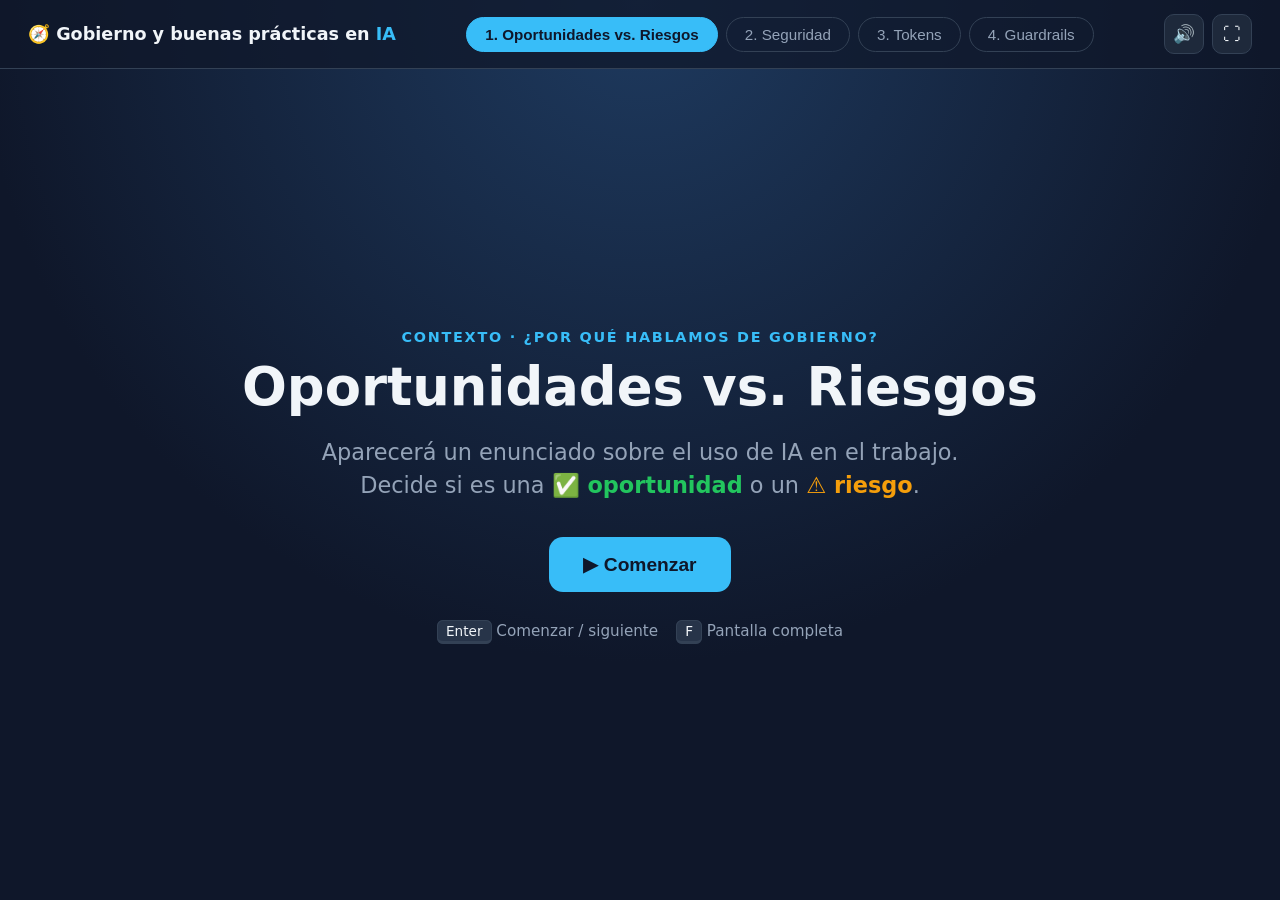
<file: gobierno-ia-web/index.html>
<!DOCTYPE html>
<html lang="es">
<head>
<meta charset="UTF-8">
<meta name="viewport" content="width=device-width, initial-scale=1.0">
<title>Gobierno y buenas prácticas en IA · Juego interactivo</title>
<link rel="stylesheet" href="style.css">
</head>
<body>

<header>
  <div class="brand">🧭 Gobierno y buenas prácticas en <span>IA</span></div>
  <nav class="tabs" id="tabs"></nav>
  <div class="tools">
    <button class="icon-btn" id="btnSonido" title="Activar o silenciar sonido">🔊</button>
    <button class="icon-btn" id="btnPantalla" title="Pantalla completa (F)">⛶</button>
  </div>
</header>

<main>
  <!-- Las pestañas y los juegos se generan desde script.js (lista JUEGOS). -->
</main>

<canvas id="confetti"></canvas>

<script src="script.js"></script>
</body>
</html>
</file>
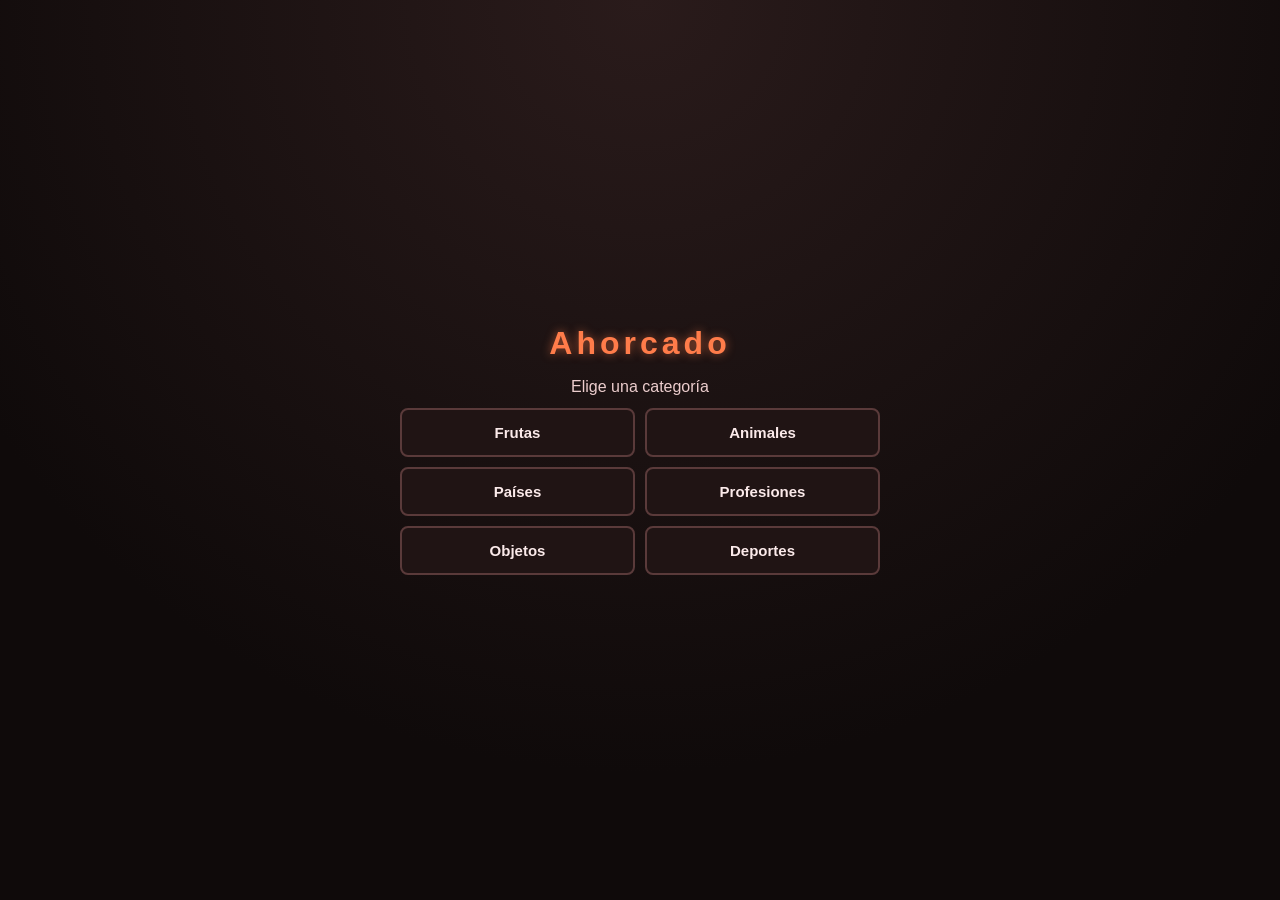
<file: hangman-web/index.html>
<!DOCTYPE html>
<html lang="es">
<head>
<meta charset="UTF-8">
<meta name="viewport" content="width=device-width, initial-scale=1.0">
<title>Ahorcado</title>
<link rel="stylesheet" href="style.css">
</head>
<body>
  <div class="game-wrap">
    <h1>Ahorcado</h1>

    <div class="setup" id="setup">
      <p class="setup-label">Elige una categoría</p>
      <div class="category-grid" id="category-grid"></div>
    </div>

    <div class="game" id="game" hidden>
      <div class="hud">
        <div class="hud-item">Categoría: <span id="category-name">-</span></div>
        <div class="hud-item">Intentos: <span id="attempts-left">6</span></div>
      </div>

      <div class="board-wrap">
        <svg id="hangman-svg" viewBox="0 0 200 220" width="200" height="220">
          <line x1="10" y1="210" x2="150" y2="210" class="gallows" />
          <line x1="40" y1="210" x2="40" y2="10" class="gallows" />
          <line x1="40" y1="10" x2="120" y2="10" class="gallows" />
          <line x1="120" y1="10" x2="120" y2="35" class="gallows" />
          <circle id="part-head" cx="120" cy="50" r="15" class="figure hidden" />
          <line id="part-body" x1="120" y1="65" x2="120" y2="120" class="figure hidden" />
          <line id="part-left-arm" x1="120" y1="80" x2="100" y2="105" class="figure hidden" />
          <line id="part-right-arm" x1="120" y1="80" x2="140" y2="105" class="figure hidden" />
          <line id="part-left-leg" x1="120" y1="120" x2="100" y2="150" class="figure hidden" />
          <line id="part-right-leg" x1="120" y1="120" x2="140" y2="150" class="figure hidden" />
        </svg>

        <div class="word-display" id="word-display"></div>
      </div>

      <div class="hint-row">
        <button id="hint-btn">Mostrar pista</button>
        <p id="hint-text"></p>
      </div>

      <div class="keyboard" id="keyboard"></div>

      <div class="overlay hidden" id="overlay">
        <div class="overlay-content">
          <h2 id="overlay-title">¡Ganaste!</h2>
          <p id="overlay-msg"></p>
          <div class="overlay-actions">
            <button id="retry-btn">Jugar de nuevo</button>
            <button id="change-category-btn">Cambiar categoría</button>
          </div>
        </div>
      </div>
    </div>
  </div>

  <script src="script.js"></script>
</body>
</html>
</file>
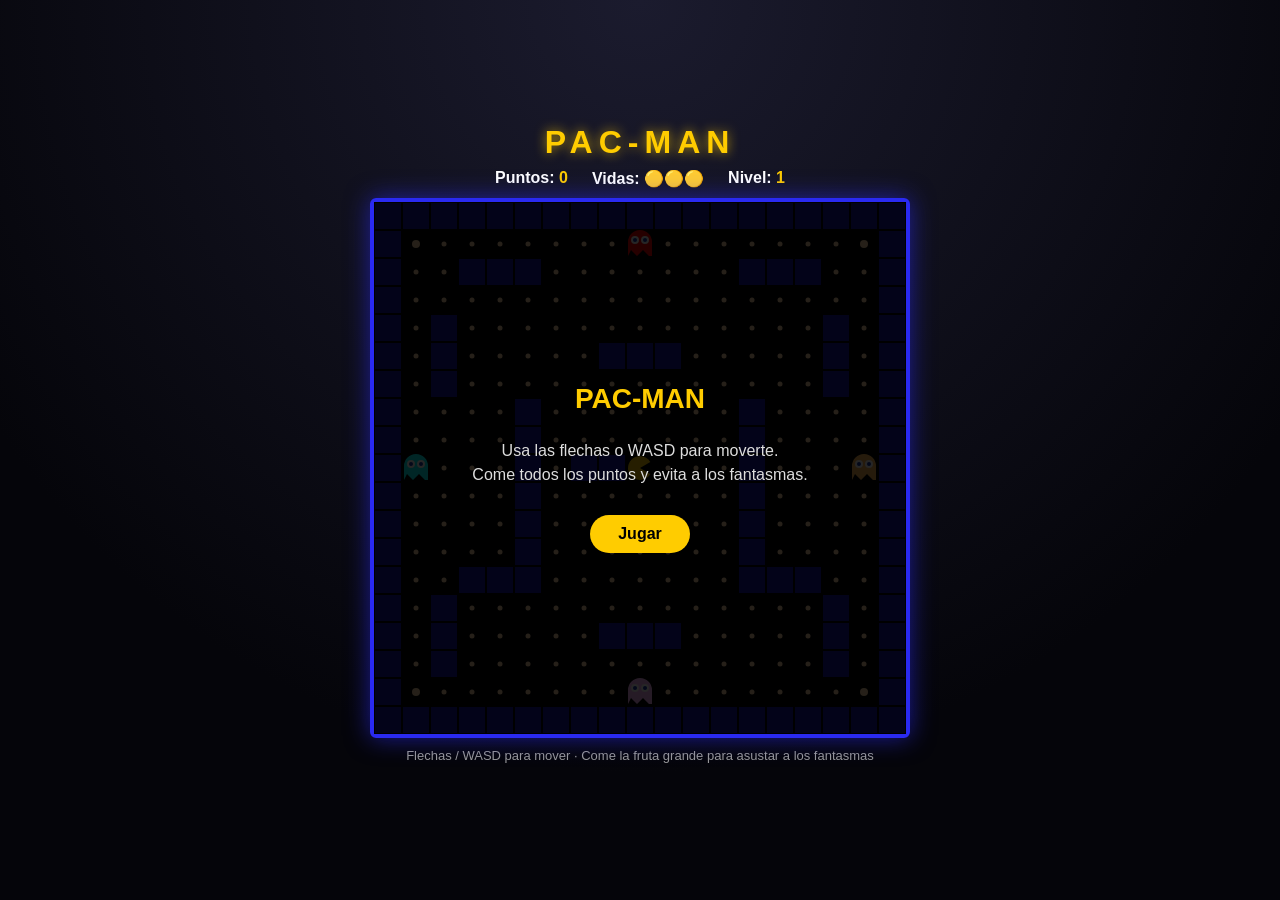
<file: pacman-web/index.html>
<!DOCTYPE html>
<html lang="es">
<head>
<meta charset="UTF-8">
<meta name="viewport" content="width=device-width, initial-scale=1.0">
<title>Pac-Man Web</title>
<link rel="stylesheet" href="style.css">
</head>
<body>
  <div class="wrap">
    <h1>PAC-MAN</h1>

    <div class="hud">
      <div class="hud-item">Puntos: <span id="score">0</span></div>
      <div class="hud-item">Vidas: <span id="lives">🟡🟡🟡</span></div>
      <div class="hud-item">Nivel: <span id="level">1</span></div>
    </div>

    <div class="canvas-holder">
      <canvas id="game" width="532" height="532"></canvas>
      <div id="overlay" class="overlay">
        <div class="overlay-box">
          <h2 id="overlay-title">PAC-MAN</h2>
          <p id="overlay-text">Usa las flechas o WASD para moverte.<br>Come todos los puntos y evita a los fantasmas.</p>
          <button id="start-btn">Jugar</button>
        </div>
      </div>
    </div>

    <div class="touch-controls">
      <button data-dir="up">▲</button>
      <div class="touch-row">
        <button data-dir="left">◀</button>
        <button data-dir="down">▼</button>
        <button data-dir="right">▶</button>
      </div>
    </div>

    <p class="hint">Flechas / WASD para mover · Come la fruta grande para asustar a los fantasmas</p>
  </div>

  <script src="script.js"></script>
</body>
</html>
</file>
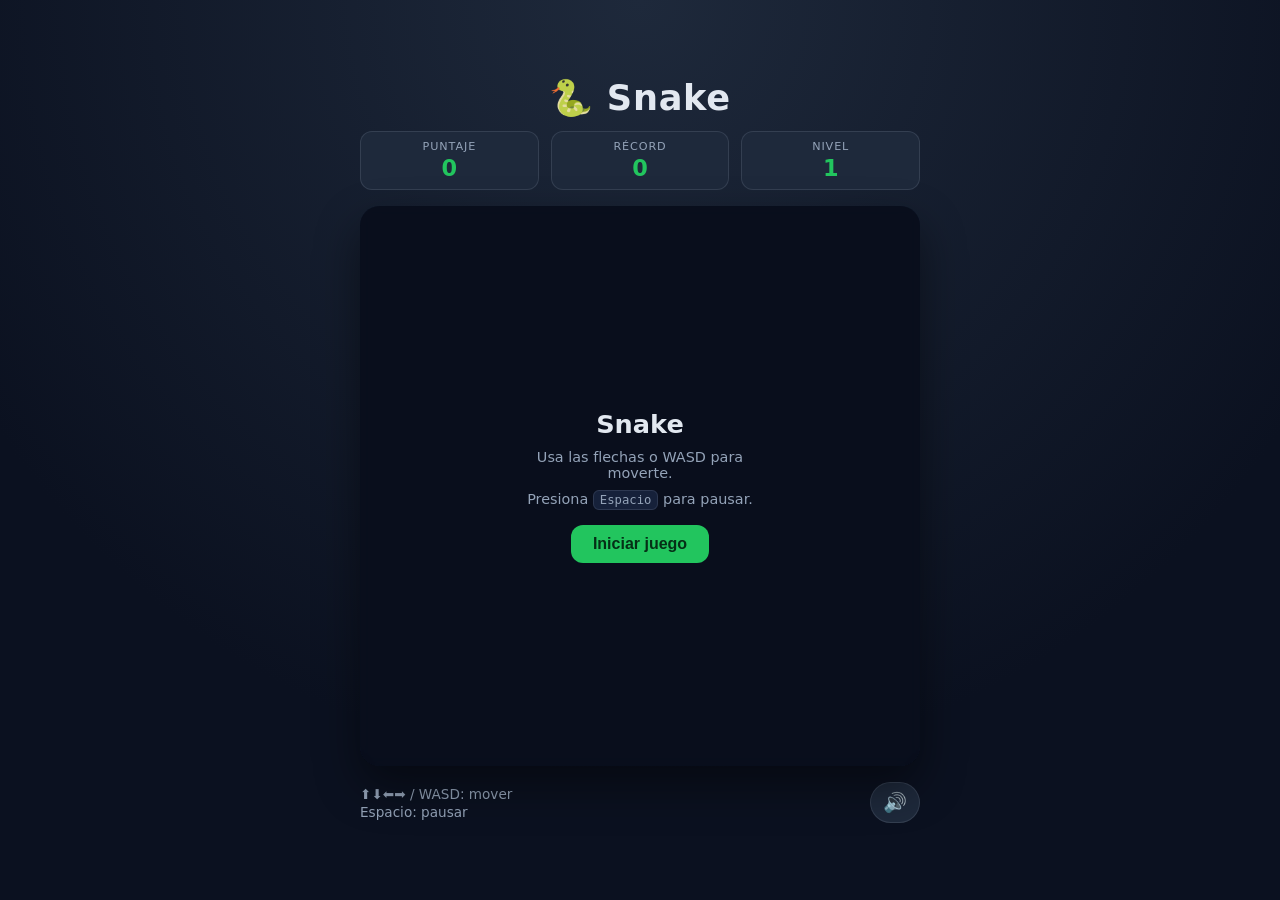
<file: snake-game/index.html>
<!DOCTYPE html>
<html lang="es">
<head>
  <meta charset="UTF-8" />
  <meta name="viewport" content="width=device-width, initial-scale=1.0, viewport-fit=cover" />
  <title>Snake Game</title>
  <link rel="stylesheet" href="css/styles.css" />
</head>
<body>
  <div class="app">
    <header class="app__header">
      <h1 class="app__title">🐍 Snake</h1>
      <div class="hud">
        <div class="hud__item">
          <span class="hud__label">Puntaje</span>
          <span class="hud__value" id="scoreValue">0</span>
        </div>
        <div class="hud__item">
          <span class="hud__label">Récord</span>
          <span class="hud__value" id="highScoreValue">0</span>
        </div>
        <div class="hud__item">
          <span class="hud__label">Nivel</span>
          <span class="hud__value" id="levelValue">1</span>
        </div>
      </div>
    </header>

    <main class="board-wrapper">
      <canvas id="gameCanvas" class="board" aria-label="Tablero del juego Snake" role="img"></canvas>

      <div class="overlay" id="startOverlay">
        <div class="overlay__panel">
          <h2>Snake</h2>
          <p>Usa las flechas o WASD para moverte.</p>
          <p>Presiona <kbd>Espacio</kbd> para pausar.</p>
          <button class="btn btn--primary" id="startButton" type="button">Iniciar juego</button>
        </div>
      </div>

      <div class="overlay overlay--hidden" id="pauseOverlay">
        <div class="overlay__panel">
          <h2>Pausado</h2>
          <p>Presiona <kbd>Espacio</kbd> para continuar.</p>
        </div>
      </div>

      <div class="overlay overlay--hidden" id="gameOverOverlay">
        <div class="overlay__panel">
          <h2 id="gameOverTitle">Game Over</h2>
          <p>Puntaje final: <span id="finalScoreValue">0</span></p>
          <p id="newRecordMessage" class="new-record hidden">¡Nuevo récord!</p>
          <button class="btn btn--primary" id="restartButton" type="button">Reintentar</button>
        </div>
      </div>
    </main>

    <footer class="controls-info">
      <div class="controls-info__keys">
        <span>⬆️⬇️⬅️➡️ / WASD: mover</span>
        <span>Espacio: pausar</span>
      </div>
      <button class="btn btn--icon" id="soundToggle" type="button" aria-pressed="true" title="Activar/Desactivar sonido">🔊</button>
    </footer>

    <div class="touch-controls" id="touchControls">
      <button class="touch-btn touch-btn--up" data-direction="up" type="button" aria-label="Mover arriba">▲</button>
      <button class="touch-btn touch-btn--left" data-direction="left" type="button" aria-label="Mover izquierda">◀</button>
      <button class="touch-btn touch-btn--down" data-direction="down" type="button" aria-label="Mover abajo">▼</button>
      <button class="touch-btn touch-btn--right" data-direction="right" type="button" aria-label="Mover derecha">▶</button>
    </div>
  </div>

  <script type="module" src="js/main.js"></script>
</body>
</html>
</file>
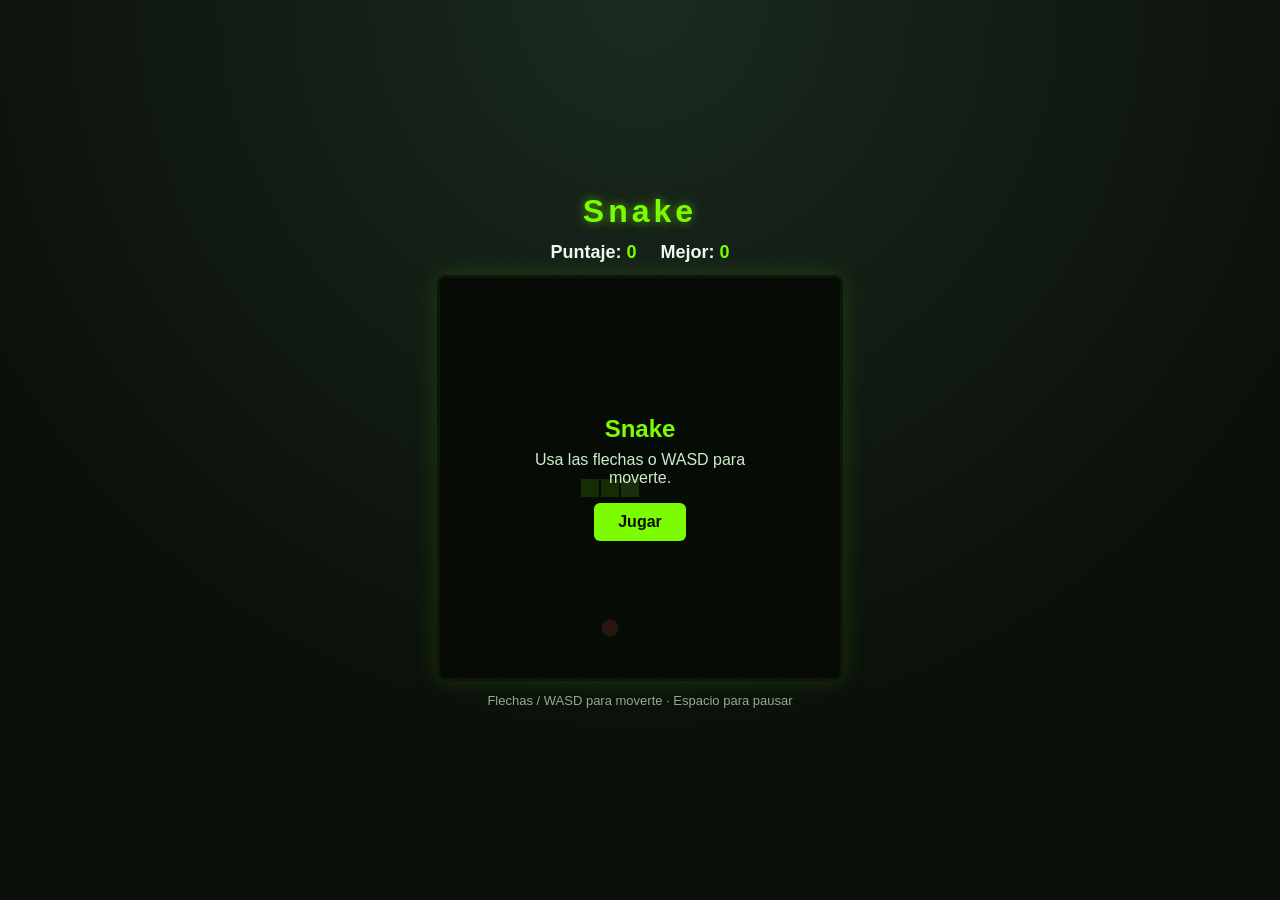
<file: snake-web/index.html>
<!DOCTYPE html>
<html lang="es">
<head>
<meta charset="UTF-8">
<meta name="viewport" content="width=device-width, initial-scale=1.0">
<title>Snake</title>
<link rel="stylesheet" href="style.css">
</head>
<body>
  <div class="game-wrap">
    <h1>Snake</h1>

    <div class="hud">
      <div class="score">Puntaje: <span id="score">0</span></div>
      <div class="best">Mejor: <span id="best">0</span></div>
    </div>

    <div class="board-wrap">
      <canvas id="board" width="400" height="400"></canvas>

      <div id="overlay" class="overlay">
        <div class="overlay-content">
          <h2 id="overlay-title">Snake</h2>
          <p id="overlay-msg">Usa las flechas o WASD para moverte.</p>
          <button id="start-btn">Jugar</button>
        </div>
      </div>
    </div>

    <div class="controls-hint">
      Flechas / WASD para moverte &middot; Espacio para pausar
    </div>

    <div class="touch-controls" id="touch-controls">
      <button data-dir="up" class="tc-btn tc-up">&uarr;</button>
      <div class="tc-row">
        <button data-dir="left" class="tc-btn tc-left">&larr;</button>
        <button data-dir="down" class="tc-btn tc-down">&darr;</button>
        <button data-dir="right" class="tc-btn tc-right">&rarr;</button>
      </div>
    </div>
  </div>

  <script src="script.js"></script>
</body>
</html>
</file>
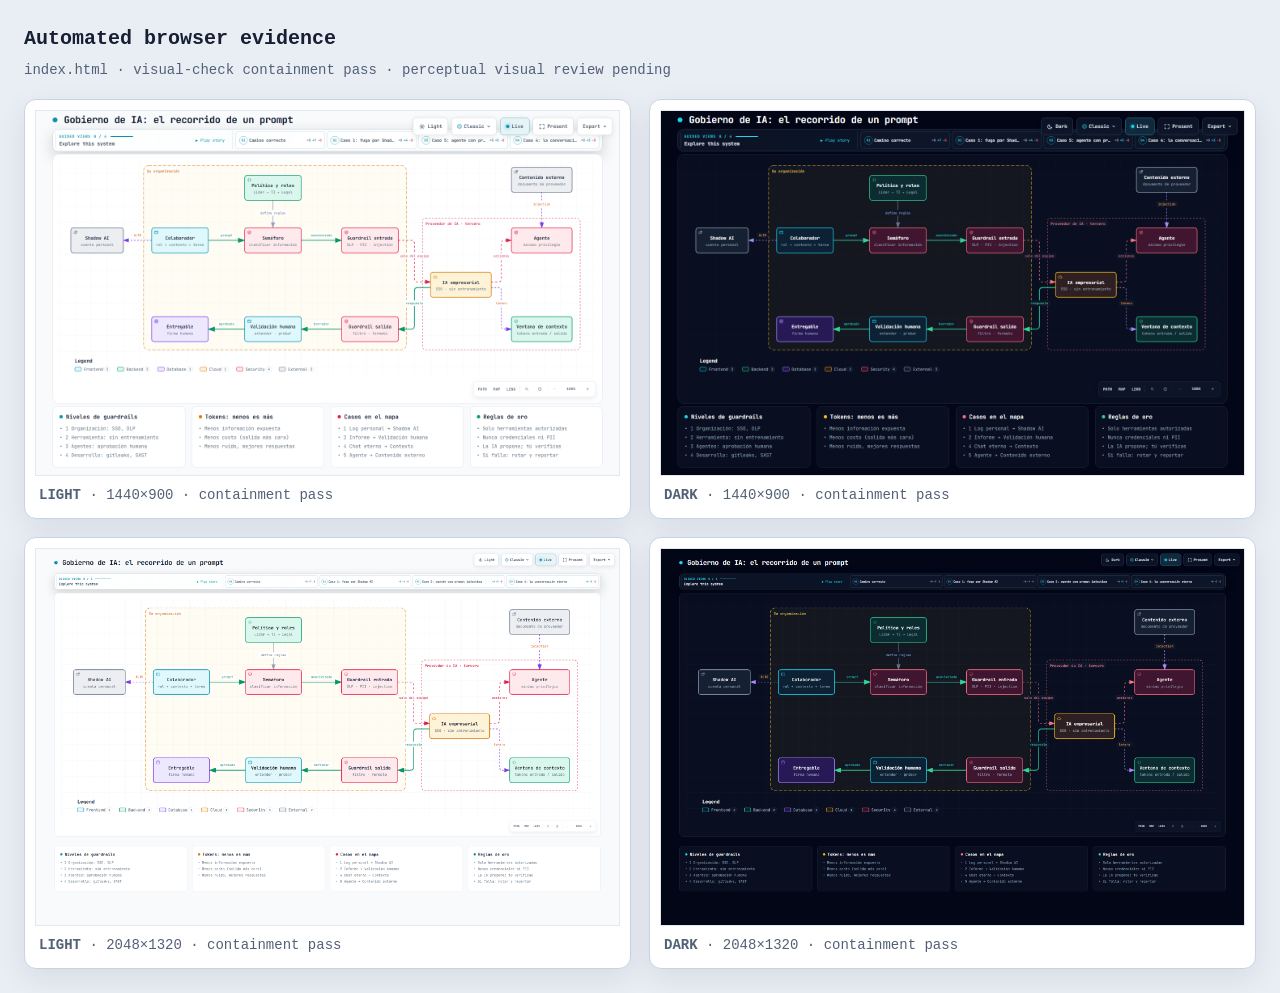
<file: gobierno-ia-arquitectura/index.visual-check.html>
<!doctype html>
<html lang="en">
<head>
<meta charset="utf-8">
<meta name="viewport" content="width=device-width,initial-scale=1">
<title>Archify automated browser evidence · index.html</title>
<style>
*{box-sizing:border-box}body{margin:0;padding:24px;background:#e9eef5;color:#172033;font:14px/1.5 ui-monospace,SFMono-Regular,Menlo,Consolas,monospace}header{max-width:1500px;margin:0 auto 18px}h1{margin:0 0 6px;font-size:20px}p{margin:0;color:#526176}.grid{max-width:1500px;margin:auto;display:grid;grid-template-columns:repeat(2,minmax(0,1fr));gap:18px}figure{margin:0;padding:10px;background:white;border:1px solid #c9d4e3;border-radius:12px;box-shadow:0 10px 30px rgba(15,23,42,.08)}img{display:block;width:100%;height:auto;border:1px solid #e2e8f0}figcaption{padding:9px 4px 2px;color:#526176}@media(max-width:900px){.grid{grid-template-columns:1fr}}
</style>
</head>
<body>
<header><h1>Automated browser evidence</h1><p>index.html · visual-check containment pass · perceptual visual review pending</p></header>
<main class="grid">
      <figure>
        <img src="index.visual-check.1440x900.light.png" alt="light 1440 by 900">
        <figcaption><strong>LIGHT</strong> · 1440×900 · containment pass</figcaption>
      </figure>
      <figure>
        <img src="index.visual-check.1440x900.dark.png" alt="dark 1440 by 900">
        <figcaption><strong>DARK</strong> · 1440×900 · containment pass</figcaption>
      </figure>
      <figure>
        <img src="index.visual-check.2048x1320.light.png" alt="light 2048 by 1320">
        <figcaption><strong>LIGHT</strong> · 2048×1320 · containment pass</figcaption>
      </figure>
      <figure>
        <img src="index.visual-check.2048x1320.dark.png" alt="dark 2048 by 1320">
        <figcaption><strong>DARK</strong> · 2048×1320 · containment pass</figcaption>
      </figure>
</main>
</body>
</html>
</file>
<file: gobierno-ia-web/style.css>
:root {
  --bg: #0f172a;
  --panel: #1e293b;
  --panel2: #273449;
  --line: #334155;
  --text: #f1f5f9;
  --muted: #94a3b8;
  --accent: #38bdf8;
  --opp: #22c55e;
  --opp-dark: #15803d;
  --risk: #f59e0b;
  --risk-dark: #b45309;
  --bad: #ef4444;
}
* { box-sizing: border-box; margin: 0; padding: 0; }
body {
  font-family: "Segoe UI", system-ui, -apple-system, sans-serif;
  background: radial-gradient(circle at top, #1e3a5f 0%, var(--bg) 60%);
  color: var(--text);
  min-height: 100vh;
  display: flex;
  flex-direction: column;
}

/* ---------- Encabezado y pestañas ---------- */
header {
  display: flex;
  align-items: center;
  justify-content: space-between;
  gap: 16px;
  flex-wrap: wrap;
  padding: 14px 28px;
  background: rgba(15, 23, 42, .75);
  border-bottom: 1px solid var(--line);
}
.brand { font-weight: 700; font-size: 1.1rem; }
.brand span { color: var(--accent); }
nav.tabs { display: flex; gap: 8px; flex-wrap: wrap; }
.tab {
  background: transparent;
  border: 1px solid var(--line);
  color: var(--muted);
  padding: 8px 18px;
  border-radius: 999px;
  cursor: pointer;
  font-size: .95rem;
}
.tab:hover { color: var(--text); }
.tab.active { background: var(--accent); border-color: var(--accent); color: #0f172a; font-weight: 600; }
.tools { display: flex; gap: 8px; }
.icon-btn {
  background: var(--panel);
  border: 1px solid var(--line);
  color: var(--text);
  width: 40px; height: 40px;
  border-radius: 10px;
  cursor: pointer;
  font-size: 1.1rem;
}
.icon-btn:hover { border-color: var(--accent); }

/* ---------- Layout general ---------- */
main { flex: 1; display: flex; align-items: center; justify-content: center; padding: 28px; }
.juego { width: min(980px, 100%); }
.screen { text-align: center; }
.hidden { display: none !important; }
h1 { font-size: clamp(2rem, 4.2vw, 3.3rem); line-height: 1.15; }
.eyebrow { color: var(--accent); font-weight: 600; letter-spacing: .12em; text-transform: uppercase; font-size: .9rem; margin-bottom: 12px; }
.lead { font-size: clamp(1.1rem, 2vw, 1.4rem); color: var(--muted); margin: 18px auto 34px; max-width: 720px; line-height: 1.5; }
.btn {
  border: none;
  border-radius: 14px;
  padding: 16px 34px;
  font-size: 1.2rem;
  font-weight: 700;
  cursor: pointer;
  transition: transform .15s, filter .15s;
}
.btn:hover { transform: translateY(-2px); filter: brightness(1.1); }
.btn-primary { background: var(--accent); color: #0f172a; }
.legend { display: flex; justify-content: center; gap: 18px; margin-top: 30px; color: var(--muted); font-size: .95rem; flex-wrap: wrap; }
kbd {
  background: var(--panel2);
  border: 1px solid var(--line);
  border-bottom-width: 3px;
  border-radius: 6px;
  padding: 2px 8px;
  font-family: inherit;
  font-size: .85rem;
  color: var(--text);
}

/* ---------- HUD ---------- */
.hud { display: flex; justify-content: space-between; align-items: center; gap: 12px; flex-wrap: wrap; margin-bottom: 12px; font-size: 1.05rem; color: var(--muted); }
.hud [data-ref="ronda"]:empty { display: none; }
.hud b { color: var(--text); font-size: 1.25rem; }
.streak { color: var(--risk); font-weight: 700; min-width: 110px; text-align: right; }
.progress { height: 10px; background: var(--line); border-radius: 999px; overflow: hidden; margin-bottom: 28px; }
.progress > div { height: 100%; width: 0; background: linear-gradient(90deg, var(--accent), var(--opp)); transition: width .4s; }

/* ---------- Tarjeta ---------- */
.card {
  background: var(--panel);
  border: 3px solid transparent;
  border-radius: 24px;
  padding: 48px 40px;
  min-height: 230px;
  display: flex;
  flex-direction: column;
  justify-content: center;
  gap: 14px;
  box-shadow: 0 20px 50px rgba(0, 0, 0, .4);
  transition: border-color .3s;
}
.card .question { color: var(--accent); font-weight: 600; letter-spacing: .1em; text-transform: uppercase; font-size: .9rem; }
.card .statement { font-size: clamp(1.7rem, 3.4vw, 2.6rem); font-weight: 700; line-height: 1.25; }
.card.long .statement { font-size: clamp(1.25rem, 2.4vw, 1.75rem); font-weight: 600; line-height: 1.4; }
.card .detail { font-size: clamp(1.1rem, 2vw, 1.4rem); color: var(--muted); }
.card.correct { border-color: var(--opp); }
.card.wrong { border-color: var(--bad); }
.card.enter { animation: enter .45s ease; }
.card.shake { animation: shake .45s; }
@keyframes enter { from { opacity: 0; transform: translateY(30px) scale(.97); } to { opacity: 1; transform: none; } }
@keyframes shake {
  0%, 100% { transform: translateX(0); }
  20% { transform: translateX(-12px); }
  40% { transform: translateX(10px); }
  60% { transform: translateX(-6px); }
  80% { transform: translateX(4px); }
}

/* ---------- Botones de respuesta ---------- */
.choices { display: grid; grid-template-columns: repeat(var(--cols, 2), 1fr); gap: 20px; margin-top: 26px; }
.choice {
  background: var(--c);
  border: 3px solid transparent;
  border-radius: 18px;
  padding: 22px;
  font-size: clamp(1.3rem, 2.4vw, 1.7rem);
  font-weight: 800;
  color: #fff;
  cursor: pointer;
  transition: transform .15s, filter .15s, opacity .3s;
}
.choice small { display: block; font-size: .85rem; font-weight: 400; opacity: .8; margin-top: 6px; }
.choices.many { gap: 14px; }
.choices.many .choice { padding: 16px 14px; font-size: clamp(1.05rem, 1.8vw, 1.3rem); }
.choice:not(:disabled):hover { transform: translateY(-3px); filter: brightness(1.15); }
.choice:disabled { cursor: default; opacity: .35; }
.choice.reveal { opacity: 1; border-color: #fff; animation: pulse 1s ease infinite; }
@keyframes pulse { 0%, 100% { box-shadow: 0 0 0 0 rgba(255, 255, 255, .5); } 50% { box-shadow: 0 0 0 10px rgba(255, 255, 255, 0); } }

/* ---------- Retroalimentación ---------- */
.feedback {
  margin-top: 24px;
  background: var(--panel2);
  border-radius: 16px;
  padding: 20px 24px;
  display: flex;
  align-items: center;
  gap: 18px;
  text-align: left;
  animation: enter .35s ease;
}
.feedback .emoji { font-size: 2.6rem; }
.feedback .msg { flex: 1; }
.feedback .msg strong { font-size: 1.3rem; display: block; margin-bottom: 4px; }
.feedback .msg p { color: var(--muted); font-size: 1.1rem; line-height: 1.45; }
.feedback .btn { padding: 12px 24px; font-size: 1.05rem; white-space: nowrap; }

/* ---------- Resultados ---------- */
.score-big { font-size: clamp(3rem, 8vw, 5rem); font-weight: 800; color: var(--accent); margin: 8px 0; }
.stars { font-size: 2.4rem; letter-spacing: 6px; }
.stars .off { opacity: .2; }
.total { color: var(--muted); font-size: 1.15rem; margin-top: 6px; }
.summary { display: grid; grid-template-columns: repeat(var(--cols, 2), 1fr); gap: 20px; margin: 30px 0; text-align: left; }
.col { background: var(--panel); border-radius: 18px; padding: 20px 22px; border-top: 6px solid var(--c); }
.col h3 { margin-bottom: 8px; font-size: 1.3rem; }
.col-note { color: var(--muted); font-size: .95rem; line-height: 1.4; margin-bottom: 12px; }
.col ul { list-style: none; display: flex; flex-direction: column; gap: 10px; }
.col li { display: flex; gap: 10px; font-size: 1.05rem; line-height: 1.35; }
.col li .mark { flex-shrink: 0; }
.col li.fail { color: #fca5a5; }
.quote {
  font-size: clamp(1.2rem, 2.4vw, 1.6rem);
  font-style: italic;
  border-left: 5px solid var(--accent);
  padding: 8px 18px;
  margin: 0 auto 30px;
  max-width: 760px;
  text-align: left;
}

/* ---------- Visualización de tokens ---------- */
.tokens { margin-top: 12px; display: flex; flex-direction: column; gap: 8px; }
.token-row { display: flex; align-items: center; gap: 6px; flex-wrap: wrap; font-size: 1.05rem; }
.token-word { font-weight: 700; }
.token-arrow, .token-count { color: var(--muted); }
.token {
  font-family: Consolas, "Courier New", monospace;
  padding: 3px 8px;
  border-radius: 6px;
  color: #0f172a;
  font-weight: 700;
  white-space: pre;
}
.token:nth-of-type(4n+1) { background: #7dd3fc; }
.token:nth-of-type(4n+2) { background: #fcd34d; }
.token:nth-of-type(4n+3) { background: #86efac; }
.token:nth-of-type(4n+4) { background: #f9a8d4; }
.tokens small { color: var(--muted); font-size: .85rem; }

/* ---------- Selección de rondas ---------- */
.rounds { display: grid; grid-template-columns: repeat(auto-fit, minmax(210px, 1fr)); gap: 16px; max-width: 980px; margin: 0 auto 28px; }
.round-card {
  background: var(--panel);
  border: 2px solid var(--line);
  border-radius: 16px;
  padding: 18px 20px;
  color: var(--text);
  cursor: pointer;
  display: flex;
  flex-direction: column;
  gap: 6px;
  font-size: 1rem;
  transition: border-color .15s, transform .15s;
}
.round-card:hover { border-color: var(--accent); transform: translateY(-2px); }
.round-card strong { font-size: 1.25rem; }
.round-num { color: var(--accent); font-size: .85rem; font-weight: 600; letter-spacing: .1em; text-transform: uppercase; }
.round-meta { color: var(--muted); }

.actions { display: flex; gap: 14px; justify-content: center; flex-wrap: wrap; }
.btn-secondary { background: var(--panel2); color: var(--text); border: 1px solid var(--line); }

#confetti { position: fixed; inset: 0; pointer-events: none; z-index: 10; }

@media (max-width: 640px) {
  .choices, .summary { grid-template-columns: 1fr; }
  .feedback { flex-direction: column; text-align: center; }
  .card { padding: 32px 22px; }
}
</file>
<file: hangman-web/style.css>
* {
  box-sizing: border-box;
}

[hidden] {
  display: none !important;
}

body {
  margin: 0;
  min-height: 100vh;
  display: flex;
  align-items: center;
  justify-content: center;
  background: radial-gradient(circle at top, #2a1b1b, #0f0a0a 70%);
  font-family: "Segoe UI", Arial, sans-serif;
  color: #fbeaea;
}

.game-wrap {
  display: flex;
  flex-direction: column;
  align-items: center;
  gap: 16px;
  padding: 20px;
  width: 100%;
  max-width: 520px;
}

h1 {
  margin: 0;
  letter-spacing: 4px;
  color: #ff7c4a;
  text-shadow: 0 0 10px rgba(255, 124, 74, 0.6);
}

/* --- setup / category selection --- */

.setup {
  width: 100%;
  display: flex;
  flex-direction: column;
  align-items: center;
  gap: 12px;
}

.setup-label {
  margin: 0;
  color: #eccdcd;
}

.category-grid {
  display: grid;
  grid-template-columns: repeat(2, 1fr);
  gap: 10px;
  width: 100%;
}

.category-btn {
  background: #201414;
  border: 2px solid #5a3a3a;
  color: #fbeaea;
  padding: 14px 10px;
  border-radius: 8px;
  font-size: 15px;
  font-weight: 600;
  cursor: pointer;
  transition: transform 0.1s ease, background 0.2s ease, border-color 0.2s ease;
}

.category-btn:hover {
  background: #2c1a1a;
  border-color: #ff7c4a;
  transform: scale(1.03);
}

/* --- game --- */

.game {
  width: 100%;
  display: flex;
  flex-direction: column;
  align-items: center;
  gap: 14px;
}

.hud {
  display: flex;
  gap: 24px;
  font-size: 15px;
  font-weight: 600;
  flex-wrap: wrap;
  justify-content: center;
}

.hud-item span {
  color: #ff7c4a;
}

.board-wrap {
  position: relative;
  display: flex;
  flex-direction: column;
  align-items: center;
  gap: 10px;
  width: 100%;
}

#hangman-svg {
  background: #170f0f;
  border: 3px solid #5a3a3a;
  border-radius: 8px;
  box-shadow: 0 0 24px rgba(255, 124, 74, 0.15);
}

.gallows {
  stroke: #8a6a5a;
  stroke-width: 4;
  stroke-linecap: round;
}

.figure {
  stroke: #ff7c4a;
  stroke-width: 4;
  stroke-linecap: round;
  fill: none;
  transition: opacity 0.2s ease;
}

circle.figure {
  fill: none;
}

.hidden {
  opacity: 0;
}

.word-display {
  font-size: 28px;
  font-weight: 700;
  letter-spacing: 6px;
  word-break: break-all;
  text-align: center;
  min-height: 36px;
}

.hint-row {
  display: flex;
  flex-direction: column;
  align-items: center;
  gap: 6px;
  text-align: center;
}

#hint-btn {
  background: transparent;
  color: #ff7c4a;
  border: 1px solid #ff7c4a;
  padding: 6px 14px;
  border-radius: 6px;
  font-size: 13px;
  cursor: pointer;
}

#hint-btn:hover {
  background: rgba(255, 124, 74, 0.12);
}

#hint-btn:disabled {
  opacity: 0.5;
  cursor: default;
}

#hint-text {
  margin: 0;
  font-size: 13px;
  color: #eccdcd;
  max-width: 420px;
  font-style: italic;
}

.keyboard {
  display: flex;
  flex-wrap: wrap;
  justify-content: center;
  gap: 6px;
  max-width: 460px;
}

.key-btn {
  width: 34px;
  height: 40px;
  border-radius: 6px;
  border: 2px solid #5a3a3a;
  background: #201414;
  color: #fbeaea;
  font-size: 15px;
  font-weight: 700;
  cursor: pointer;
  transition: background 0.15s ease, transform 0.1s ease;
}

.key-btn:hover:not(:disabled) {
  background: #2c1a1a;
  border-color: #ff7c4a;
}

.key-btn:disabled {
  opacity: 0.35;
  cursor: default;
}

.key-btn.correct {
  background: #2f5a2f;
  border-color: #7cfc00;
  color: #eafbea;
}

.key-btn.wrong {
  background: #5a2f2f;
  border-color: #ff4a4a;
  color: #fbeaea;
}

.overlay {
  position: fixed;
  inset: 0;
  background: rgba(5, 5, 5, 0.85);
  display: flex;
  align-items: center;
  justify-content: center;
  text-align: center;
  z-index: 10;
}

.overlay.hidden {
  display: none;
}

.overlay-content {
  background: #170f0f;
  border: 2px solid #5a3a3a;
  border-radius: 10px;
  padding: 28px;
  max-width: 320px;
}

.overlay-content h2 {
  margin: 0 0 8px;
  color: #ff7c4a;
}

.overlay-content p {
  margin: 0 0 16px;
  color: #eccdcd;
}

.overlay-actions {
  display: flex;
  gap: 10px;
  justify-content: center;
  flex-wrap: wrap;
}

.overlay-actions button {
  background: #ff7c4a;
  color: #170f0f;
  border: none;
  padding: 10px 18px;
  font-size: 14px;
  font-weight: 700;
  border-radius: 6px;
  cursor: pointer;
  transition: transform 0.1s ease, background 0.2s ease;
}

.overlay-actions button:hover {
  background: #ff9a70;
  transform: scale(1.05);
}
</file>
<file: pacman-web/style.css>
* {
  box-sizing: border-box;
}

body {
  margin: 0;
  min-height: 100vh;
  display: flex;
  align-items: center;
  justify-content: center;
  background: radial-gradient(circle at 50% 0%, #1b1b2e, #05050a 70%);
  font-family: "Segoe UI", Arial, sans-serif;
  color: #fff;
}

.wrap {
  display: flex;
  flex-direction: column;
  align-items: center;
  padding: 16px;
}

h1 {
  color: #ffcc00;
  letter-spacing: 6px;
  text-shadow: 0 0 12px rgba(255, 204, 0, 0.7);
  margin: 0 0 8px 0;
}

.hud {
  display: flex;
  gap: 24px;
  margin-bottom: 10px;
  font-size: 16px;
  font-weight: 600;
}

.hud-item span {
  color: #ffcc00;
}

.canvas-holder {
  position: relative;
  border: 4px solid #2a2af0;
  border-radius: 6px;
  box-shadow: 0 0 24px rgba(42, 42, 240, 0.6);
}

canvas {
  display: block;
  background: #000;
}

.overlay {
  position: absolute;
  inset: 0;
  background: rgba(0, 0, 0, 0.85);
  display: flex;
  align-items: center;
  justify-content: center;
}

.overlay.hidden {
  display: none;
}

.overlay-box {
  text-align: center;
  padding: 24px;
}

.overlay-box h2 {
  color: #ffcc00;
  margin-top: 0;
  font-size: 28px;
}

.overlay-box p {
  color: #ddd;
  line-height: 1.5;
}

#start-btn {
  margin-top: 12px;
  padding: 10px 28px;
  font-size: 16px;
  font-weight: bold;
  color: #000;
  background: #ffcc00;
  border: none;
  border-radius: 20px;
  cursor: pointer;
  transition: transform 0.1s ease, background 0.2s ease;
}

#start-btn:hover {
  background: #ffe066;
  transform: scale(1.05);
}

.hint {
  margin-top: 10px;
  color: #999;
  font-size: 13px;
  text-align: center;
}

.touch-controls {
  display: none;
  flex-direction: column;
  align-items: center;
  margin-top: 14px;
  gap: 6px;
}

.touch-row {
  display: flex;
  gap: 40px;
}

.touch-controls button {
  width: 52px;
  height: 52px;
  border-radius: 50%;
  border: 2px solid #2a2af0;
  background: #111;
  color: #ffcc00;
  font-size: 20px;
  user-select: none;
}

@media (hover: none) and (pointer: coarse) {
  .touch-controls {
    display: flex;
  }
}
</file>
<file: snake-game/css/styles.css>
:root {
  --color-bg: #0b1120;
  --color-surface: #1e293b;
  --color-surface-alt: #16213a;
  --color-border: rgba(148, 163, 184, 0.18);
  --color-text: #e2e8f0;
  --color-text-muted: #94a3b8;
  --color-primary: #22c55e;
  --color-primary-hover: #16a34a;
  --color-accent: #f87171;
  --radius-md: 12px;
  --radius-lg: 20px;
  --transition-fast: 150ms ease;
  --transition-medium: 250ms ease;
}

* {
  box-sizing: border-box;
}

html, body {
  height: 100%;
}

body {
  margin: 0;
  min-height: 100vh;
  display: flex;
  align-items: center;
  justify-content: center;
  padding: 16px;
  background: radial-gradient(circle at top, #1e293b, var(--color-bg) 70%);
  color: var(--color-text);
  font-family: 'Segoe UI', system-ui, -apple-system, sans-serif;
}

.app {
  width: 100%;
  max-width: 560px;
  display: flex;
  flex-direction: column;
  gap: 16px;
}

.app__header {
  display: flex;
  flex-direction: column;
  gap: 12px;
  align-items: center;
  text-align: center;
}

.app__title {
  margin: 0;
  font-size: clamp(1.6rem, 5vw, 2.2rem);
  letter-spacing: 0.02em;
}

.hud {
  display: flex;
  gap: 12px;
  width: 100%;
}

.hud__item {
  flex: 1;
  background: var(--color-surface);
  border: 1px solid var(--color-border);
  border-radius: var(--radius-md);
  padding: 8px 12px;
  display: flex;
  flex-direction: column;
  align-items: center;
  gap: 2px;
}

.hud__label {
  font-size: 0.7rem;
  text-transform: uppercase;
  letter-spacing: 0.08em;
  color: var(--color-text-muted);
}

.hud__value {
  font-size: 1.4rem;
  font-weight: 700;
  color: var(--color-primary);
  transition: transform var(--transition-fast);
}

.hud__value.bump {
  animation: bump 220ms ease;
}

@keyframes bump {
  0% { transform: scale(1); }
  40% { transform: scale(1.25); }
  100% { transform: scale(1); }
}

.board-wrapper {
  position: relative;
  width: 100%;
  display: flex;
  justify-content: center;
}

.board {
  display: block;
  border-radius: var(--radius-lg);
  box-shadow: 0 20px 45px rgba(0, 0, 0, 0.45);
  background: #0f172a;
}

.overlay {
  position: absolute;
  inset: 0;
  display: flex;
  align-items: center;
  justify-content: center;
  background: rgba(8, 12, 24, 0.72);
  backdrop-filter: blur(4px);
  border-radius: var(--radius-lg);
  opacity: 1;
  transition: opacity var(--transition-medium);
}

.overlay--hidden {
  opacity: 0;
  pointer-events: none;
}

.overlay__panel {
  text-align: center;
  padding: 24px 28px;
  max-width: 320px;
  display: flex;
  flex-direction: column;
  align-items: center;
  gap: 10px;
  animation: panel-in 220ms ease;
}

@keyframes panel-in {
  from { transform: translateY(8px); opacity: 0; }
  to { transform: translateY(0); opacity: 1; }
}

.overlay__panel h2 {
  margin: 0;
  font-size: 1.6rem;
}

.overlay__panel p {
  margin: 0;
  color: var(--color-text-muted);
  font-size: 0.9rem;
}

.new-record {
  color: #facc15 !important;
  font-weight: 700;
}

.hidden {
  display: none;
}

kbd {
  background: var(--color-surface-alt);
  border: 1px solid var(--color-border);
  border-radius: 6px;
  padding: 2px 6px;
  font-size: 0.85em;
}

.btn {
  cursor: pointer;
  border: none;
  border-radius: var(--radius-md);
  padding: 10px 22px;
  font-size: 1rem;
  font-weight: 600;
  transition: transform var(--transition-fast), background-color var(--transition-fast);
}

.btn:active {
  transform: scale(0.96);
}

.btn--primary {
  background: var(--color-primary);
  color: #052e16;
  margin-top: 8px;
}

.btn--primary:hover {
  background: var(--color-primary-hover);
}

.btn--icon {
  background: var(--color-surface);
  border: 1px solid var(--color-border);
  color: var(--color-text);
  font-size: 1.2rem;
  padding: 8px 12px;
  border-radius: 999px;
}

.btn--icon:hover {
  background: var(--color-surface-alt);
}

.controls-info {
  display: flex;
  align-items: center;
  justify-content: space-between;
  gap: 12px;
  color: var(--color-text-muted);
  font-size: 0.85rem;
}

.controls-info__keys {
  display: flex;
  flex-direction: column;
  gap: 2px;
}

.touch-controls {
  display: none;
  grid-template-columns: repeat(3, 56px);
  grid-template-rows: repeat(3, 56px);
  grid-template-areas:
    ".    up    ."
    "left .     right"
    ".    down  .";
  justify-content: center;
  gap: 6px;
  margin: 0 auto;
}

.touch-btn {
  border: 1px solid var(--color-border);
  background: var(--color-surface);
  color: var(--color-text);
  border-radius: var(--radius-md);
  font-size: 1.2rem;
  cursor: pointer;
  transition: background-color var(--transition-fast), transform var(--transition-fast);
}

.touch-btn:active {
  transform: scale(0.92);
  background: var(--color-surface-alt);
}

.touch-btn--up { grid-area: up; }
.touch-btn--down { grid-area: down; }
.touch-btn--left { grid-area: left; }
.touch-btn--right { grid-area: right; }

@media (pointer: coarse), (max-width: 640px) {
  .touch-controls {
    display: grid;
  }
}

@media (max-width: 400px) {
  .hud__label {
    font-size: 0.6rem;
  }
  .hud__value {
    font-size: 1.1rem;
  }
}
</file>
<file: snake-web/style.css>
* {
  box-sizing: border-box;
}

body {
  margin: 0;
  min-height: 100vh;
  display: flex;
  align-items: center;
  justify-content: center;
  background: radial-gradient(circle at top, #1b2a1f, #0a0f0a 70%);
  font-family: "Segoe UI", Arial, sans-serif;
  color: #eafbea;
}

.game-wrap {
  display: flex;
  flex-direction: column;
  align-items: center;
  gap: 12px;
  padding: 20px;
}

h1 {
  margin: 0;
  letter-spacing: 4px;
  color: #7CFC00;
  text-shadow: 0 0 10px rgba(124, 252, 0, 0.6);
}

.hud {
  display: flex;
  gap: 24px;
  font-size: 18px;
  font-weight: 600;
}

.hud .score span,
.hud .best span {
  color: #7CFC00;
}

.board-wrap {
  position: relative;
}

#board {
  background: #10170f;
  border: 3px solid #3a5a3a;
  border-radius: 8px;
  box-shadow: 0 0 24px rgba(124, 252, 0, 0.15);
  display: block;
}

.overlay {
  position: absolute;
  inset: 0;
  background: rgba(5, 10, 5, 0.85);
  border-radius: 8px;
  display: flex;
  align-items: center;
  justify-content: center;
  text-align: center;
}

.overlay.hidden {
  display: none;
}

.overlay-content h2 {
  margin: 0 0 8px;
  color: #7CFC00;
}

.overlay-content p {
  margin: 0 0 16px;
  color: #cdeccd;
  max-width: 260px;
}

#start-btn {
  background: #7CFC00;
  color: #0a0f0a;
  border: none;
  padding: 10px 24px;
  font-size: 16px;
  font-weight: 700;
  border-radius: 6px;
  cursor: pointer;
  transition: transform 0.1s ease, background 0.2s ease;
}

#start-btn:hover {
  background: #98ff2b;
  transform: scale(1.05);
}

.controls-hint {
  font-size: 13px;
  color: #8fae8f;
}

.touch-controls {
  display: none;
  flex-direction: column;
  align-items: center;
  gap: 6px;
  margin-top: 8px;
}

.tc-row {
  display: flex;
  gap: 6px;
}

.tc-btn {
  width: 56px;
  height: 56px;
  border-radius: 8px;
  border: 2px solid #3a5a3a;
  background: #14201400;
  background: #142014;
  color: #7CFC00;
  font-size: 22px;
  user-select: none;
  touch-action: manipulation;
}

.tc-btn:active {
  background: #23372355;
  background: #233723;
}

@media (hover: none) and (pointer: coarse) {
  .touch-controls {
    display: flex;
  }
}
</file>
